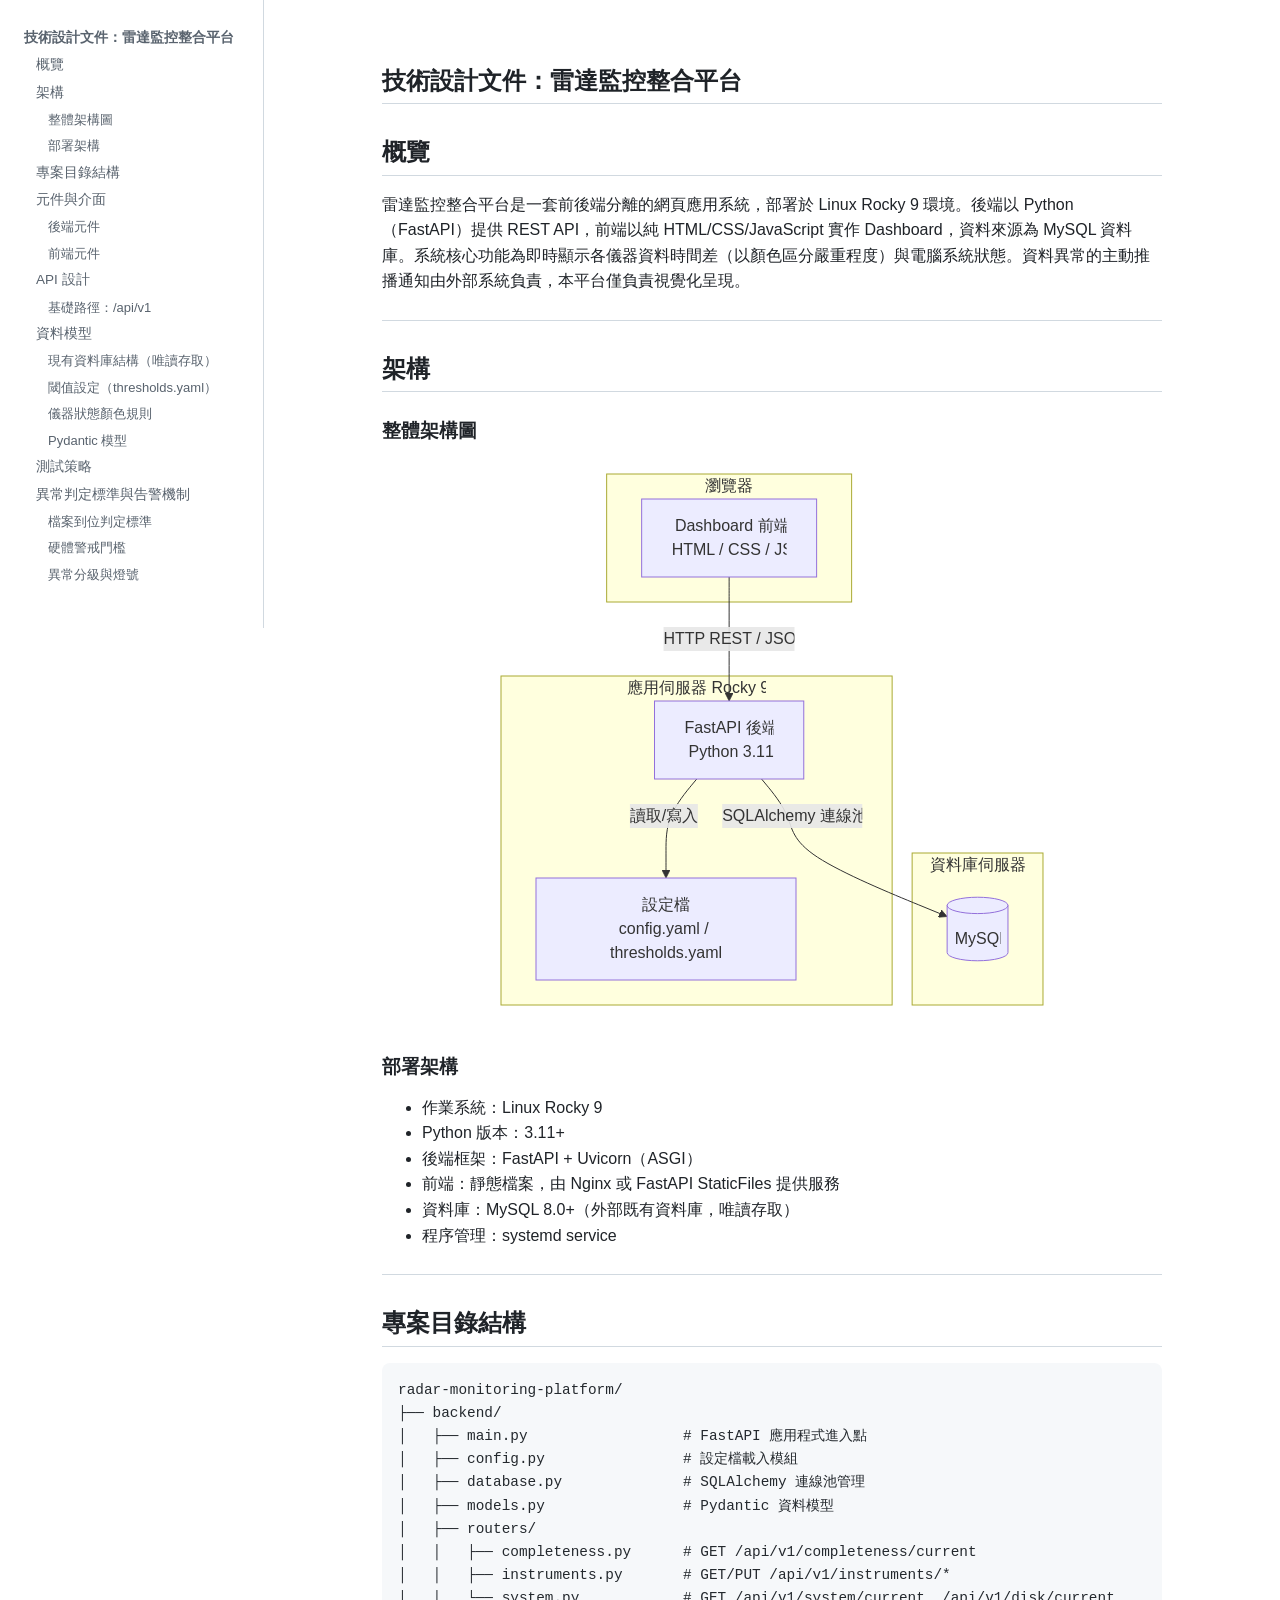
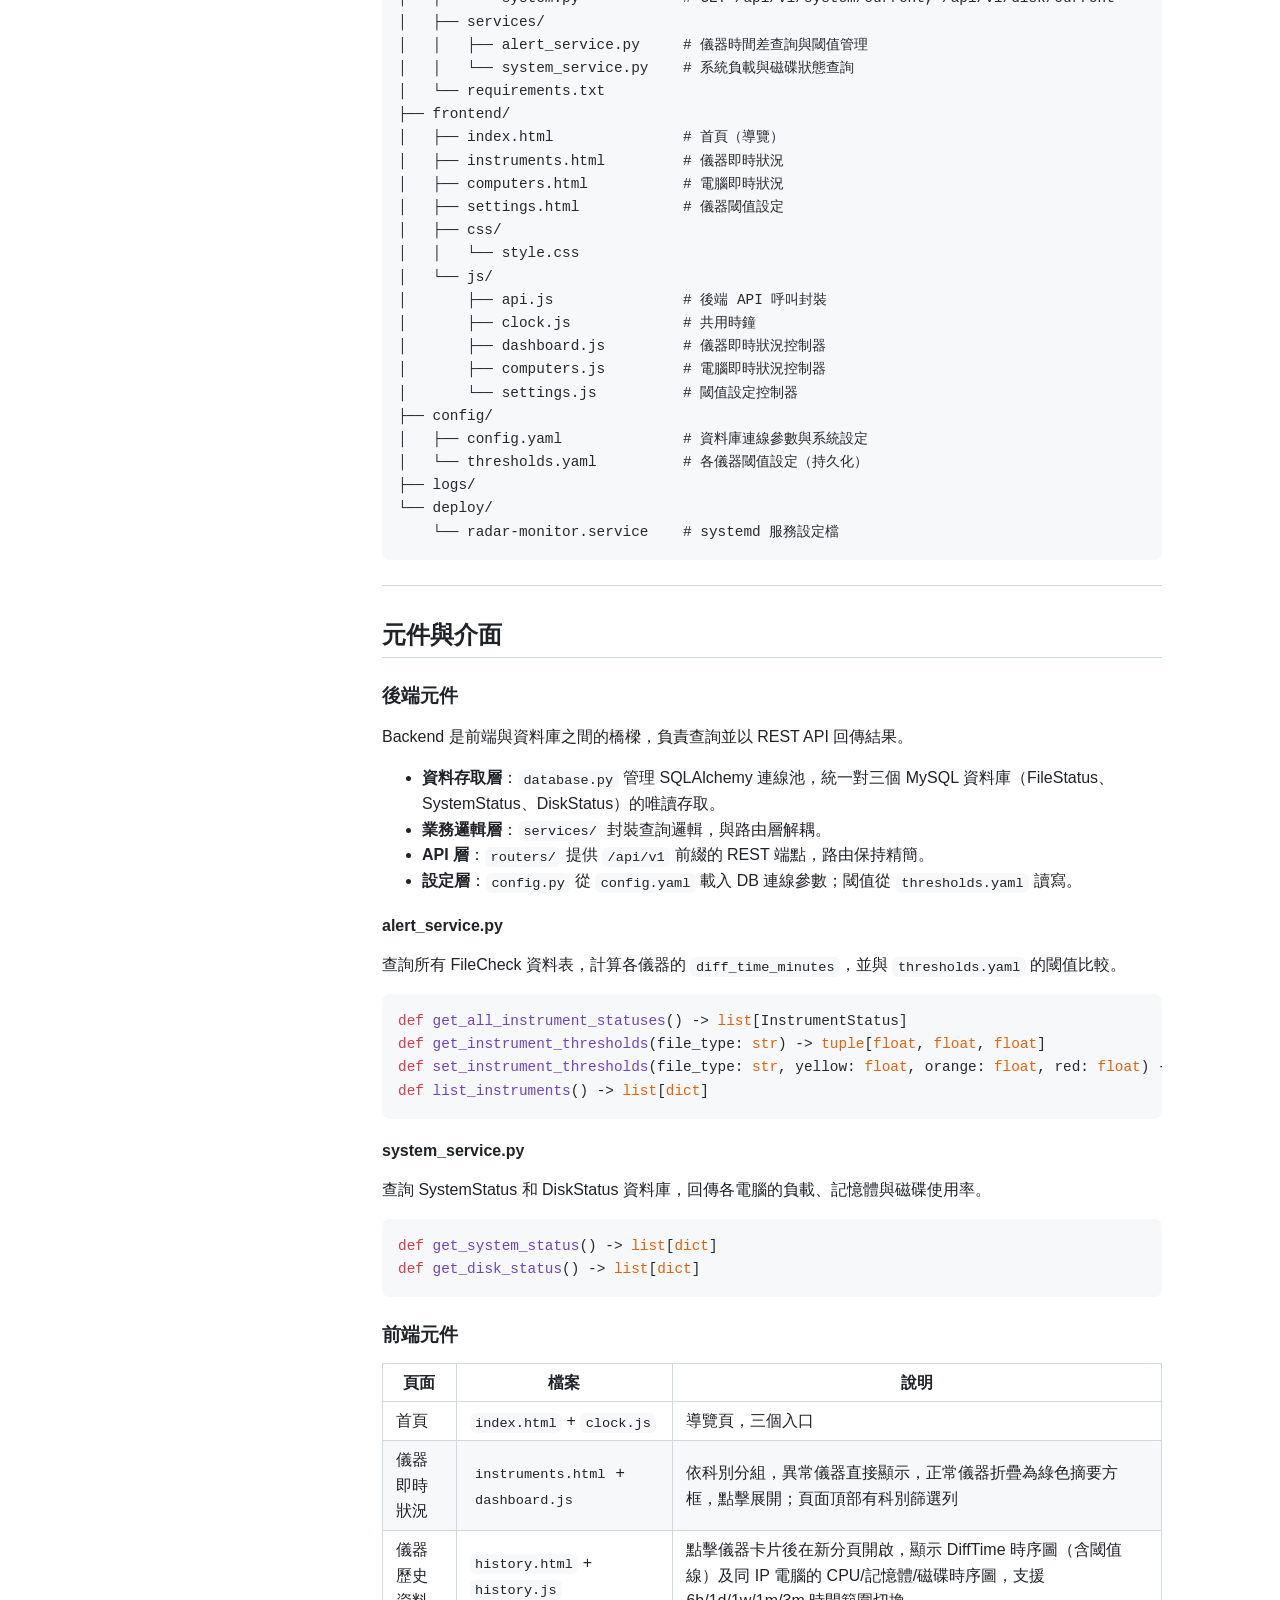
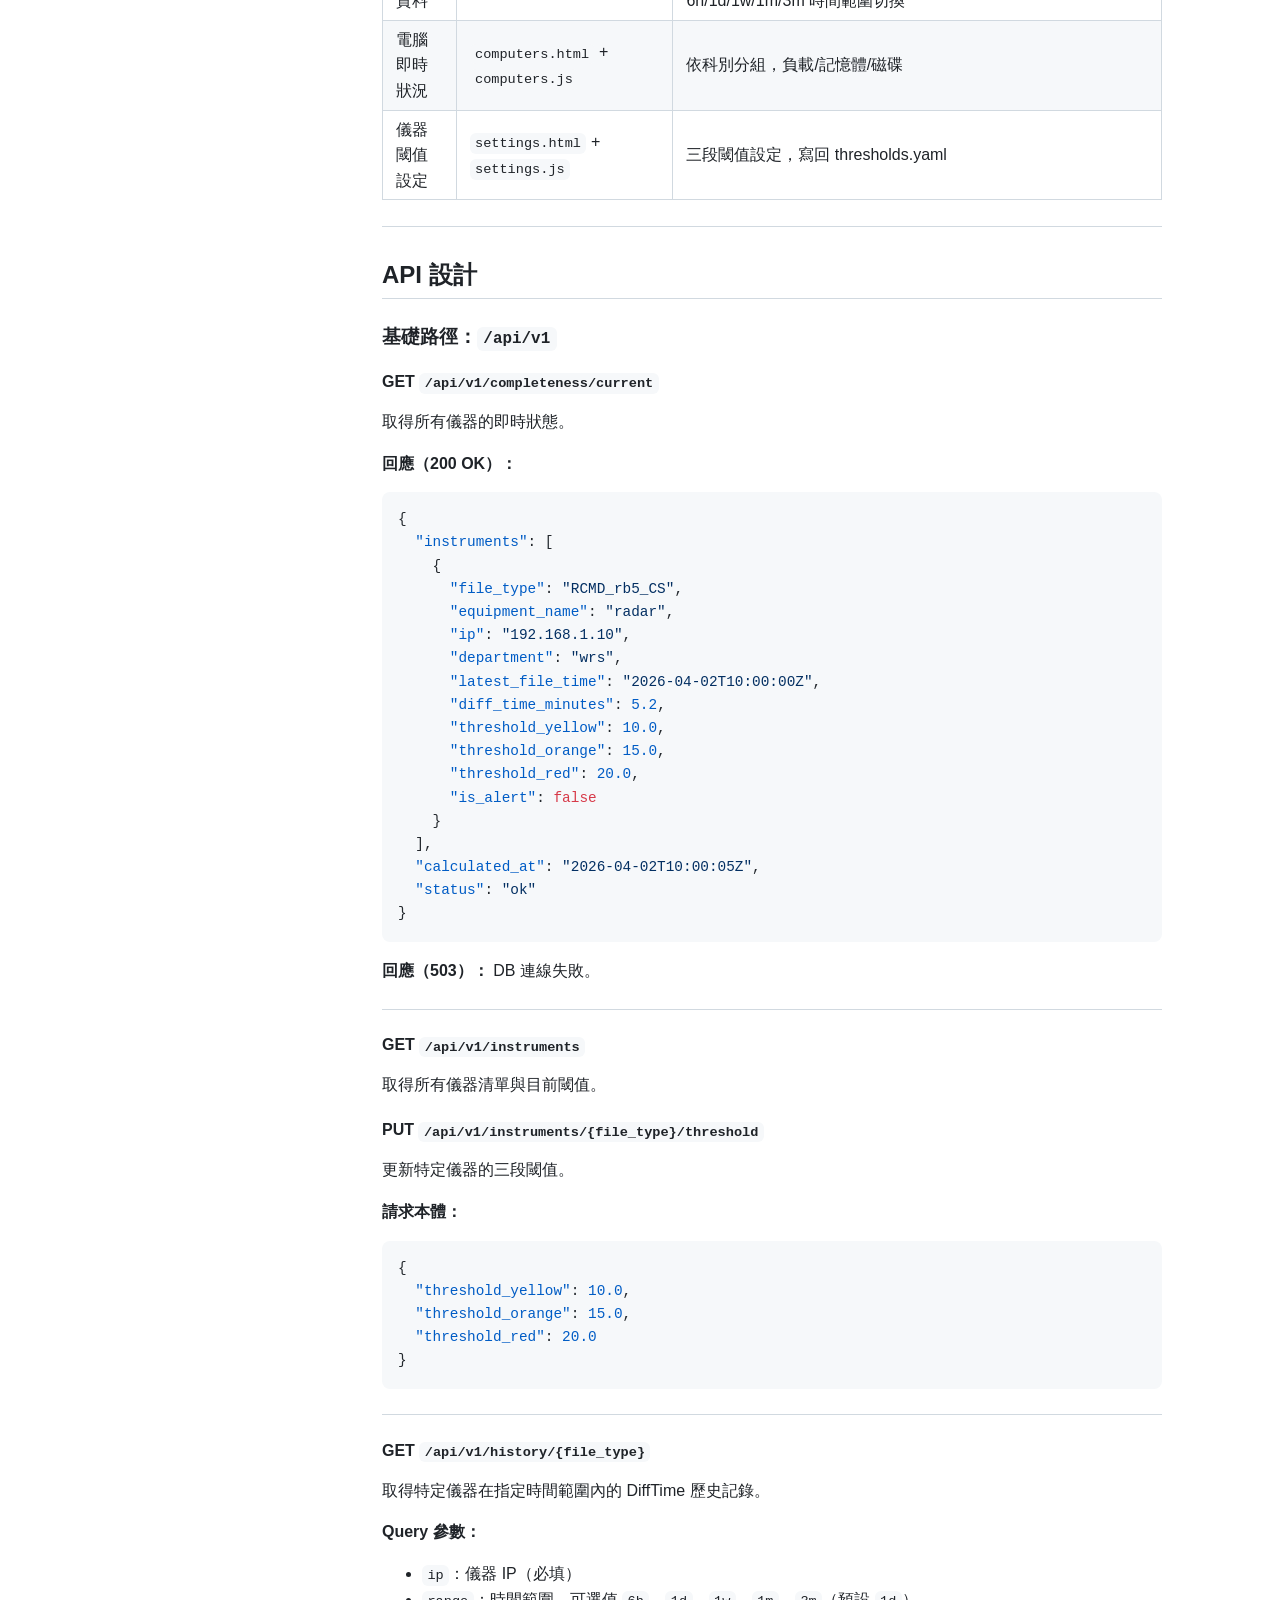
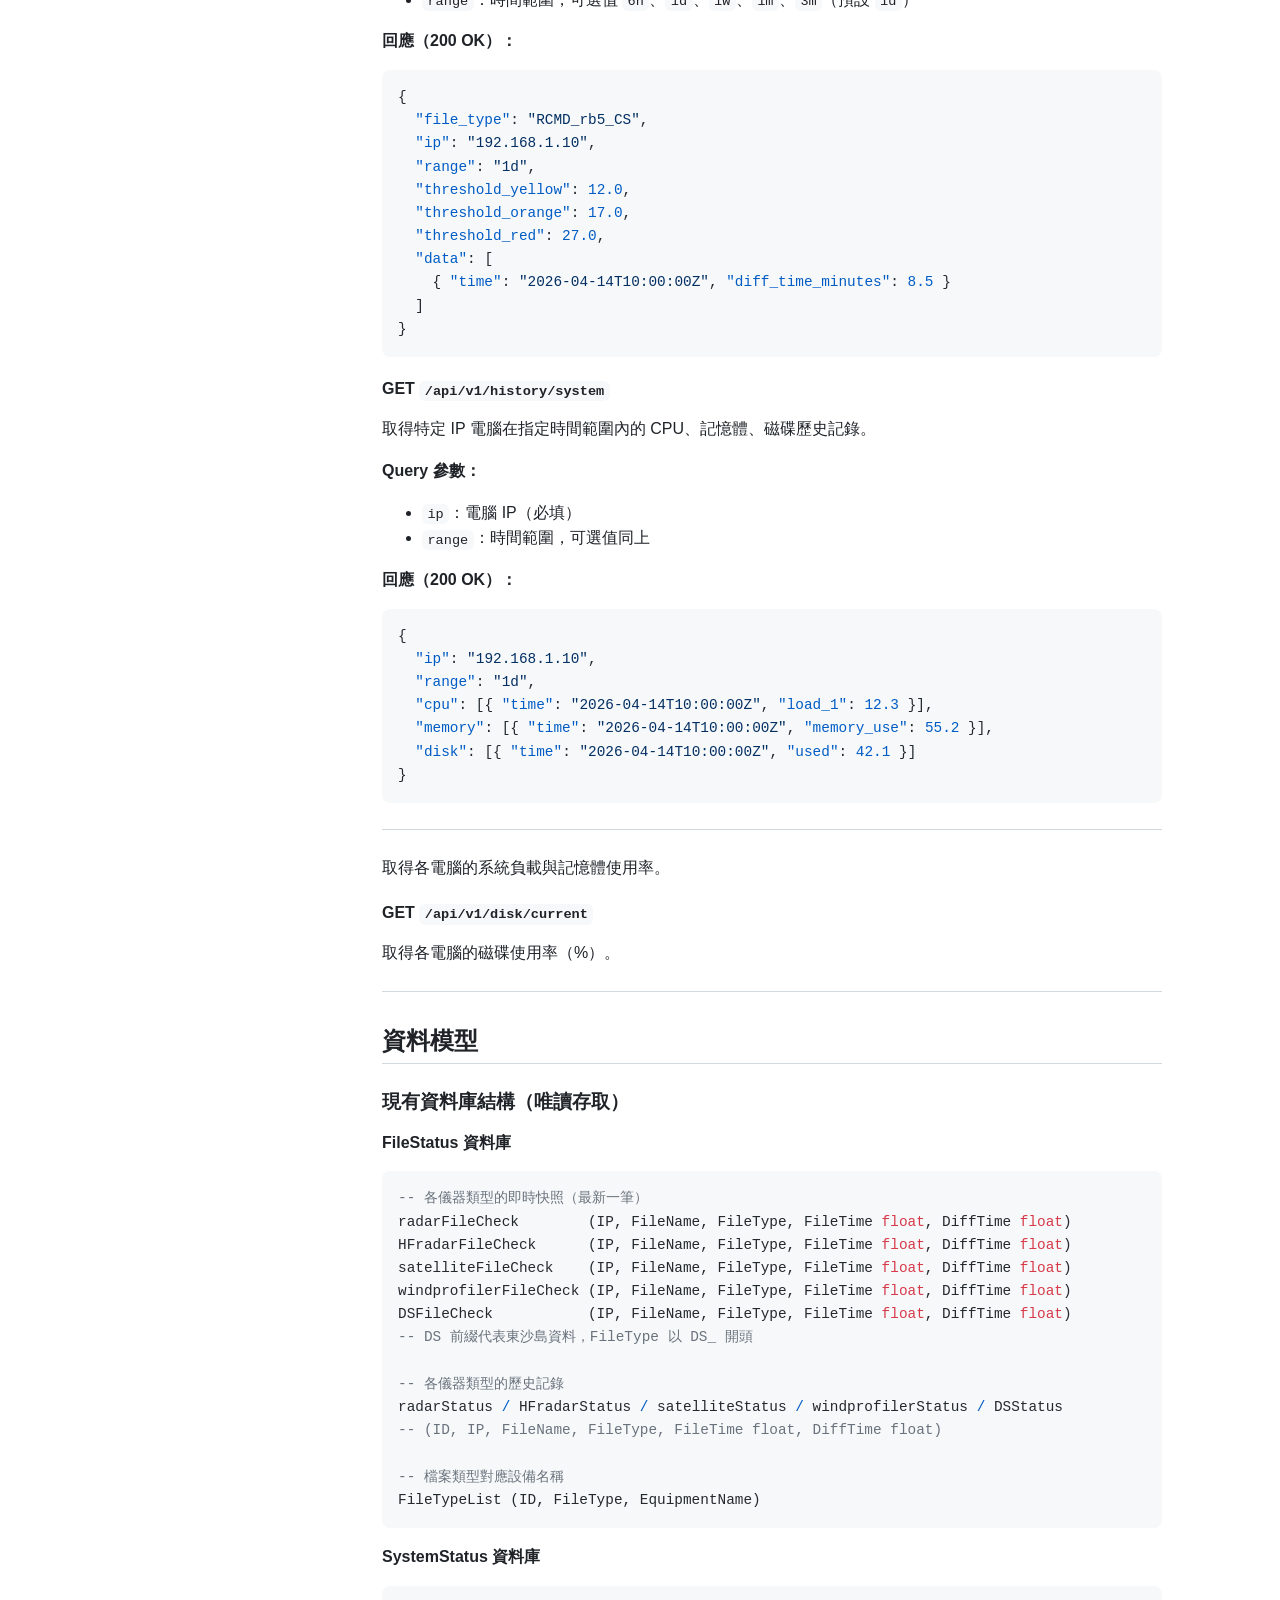
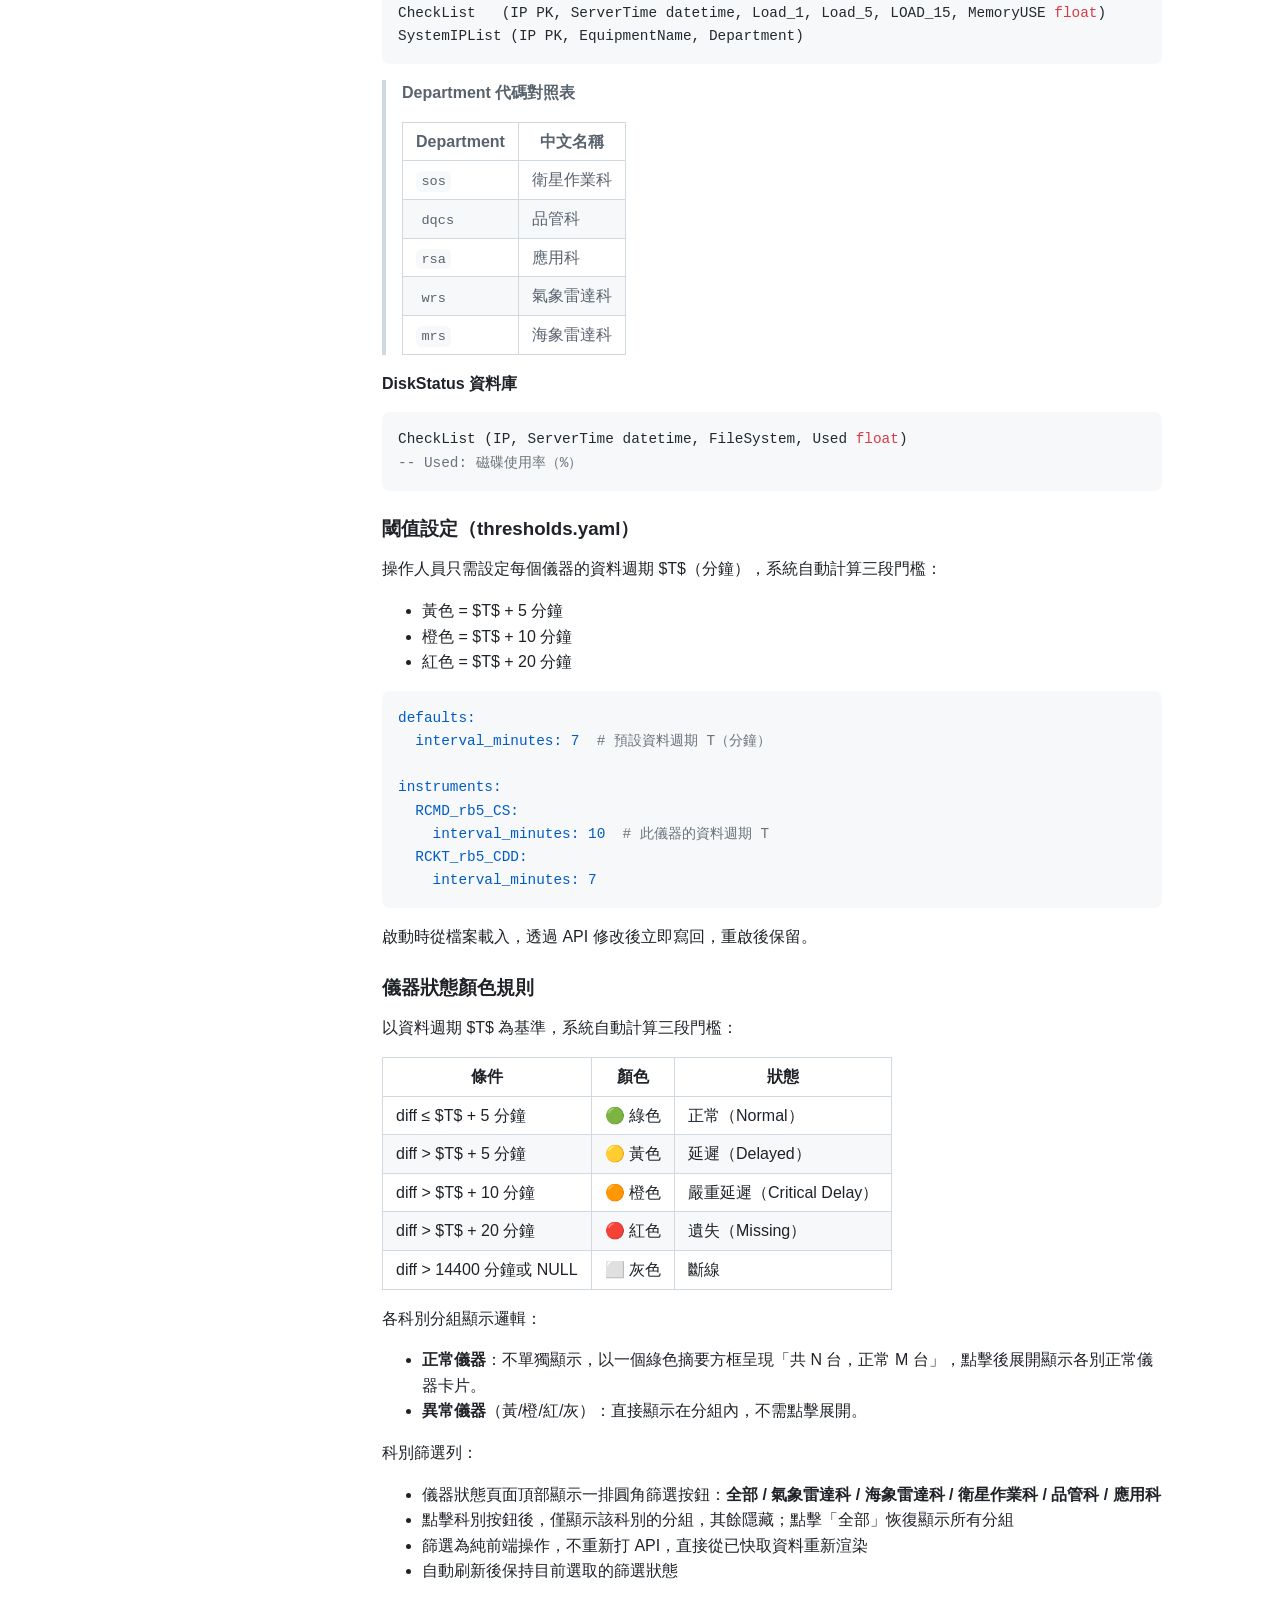
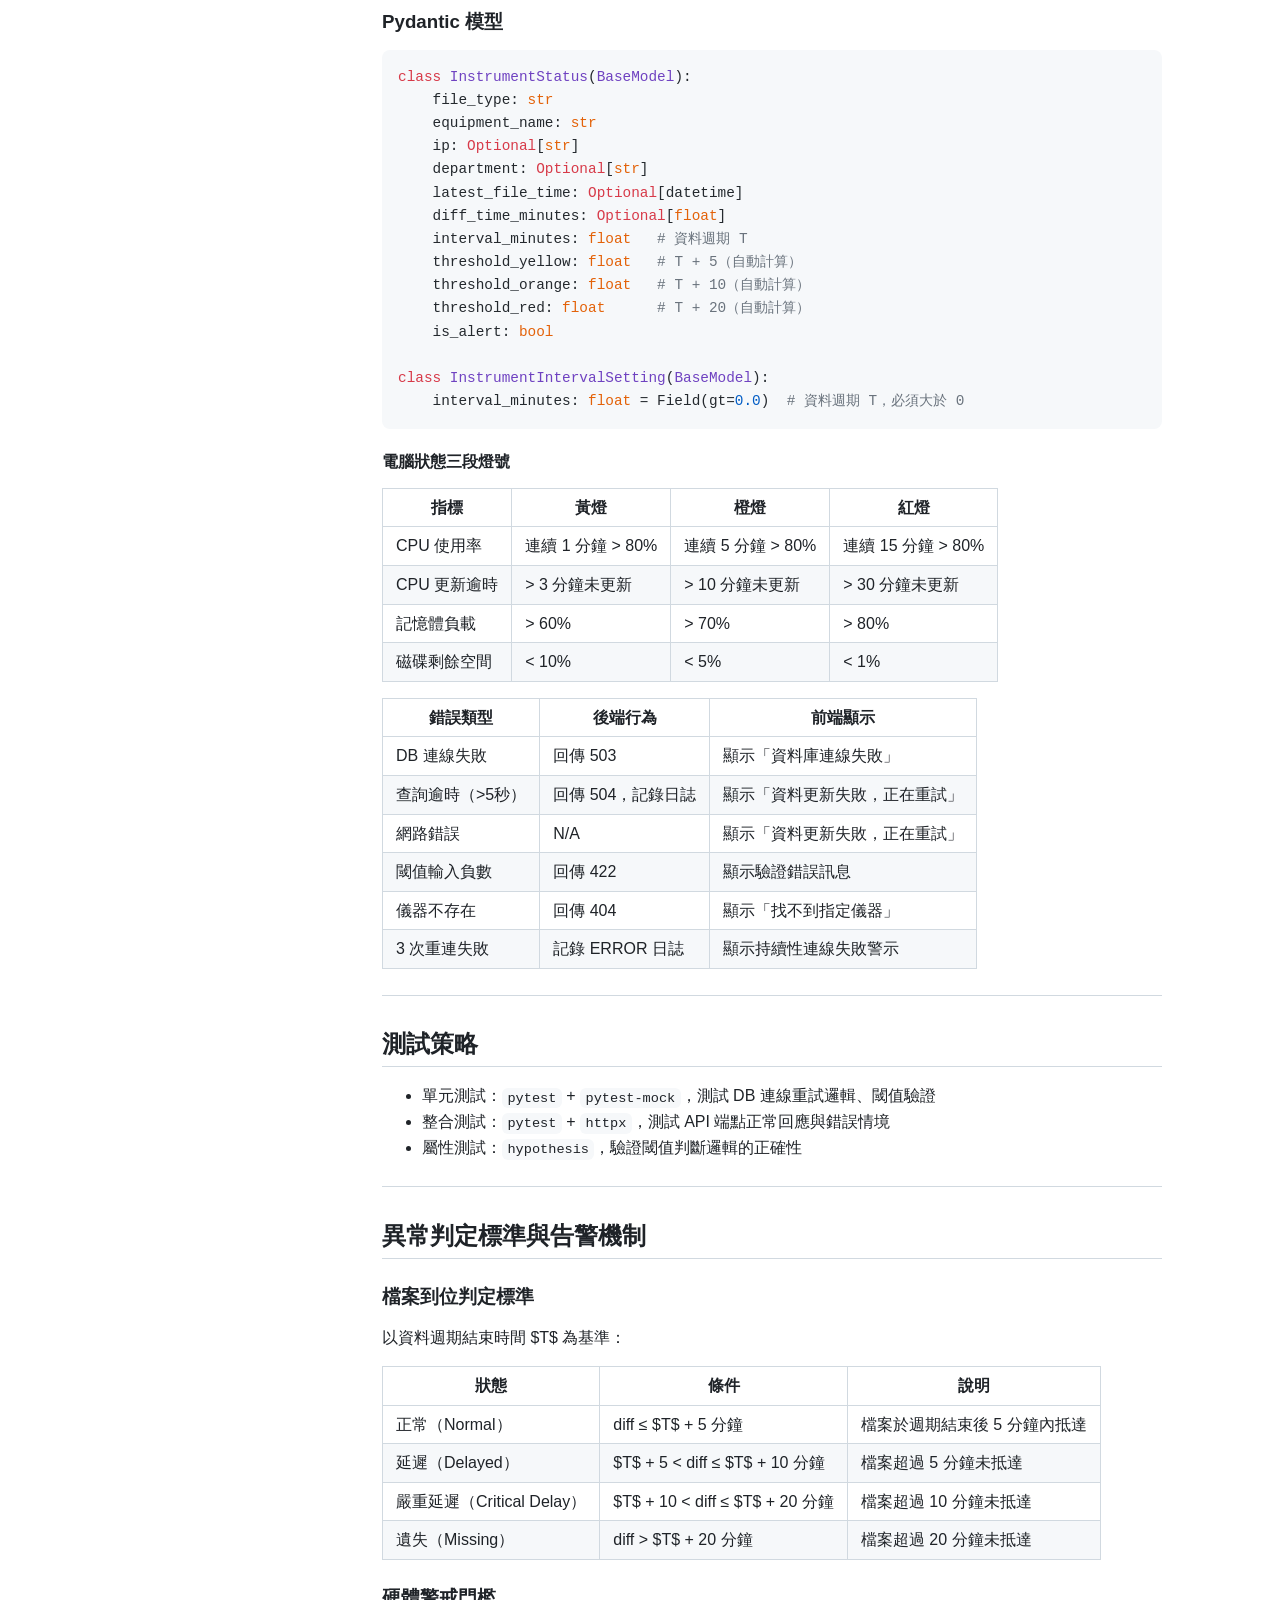
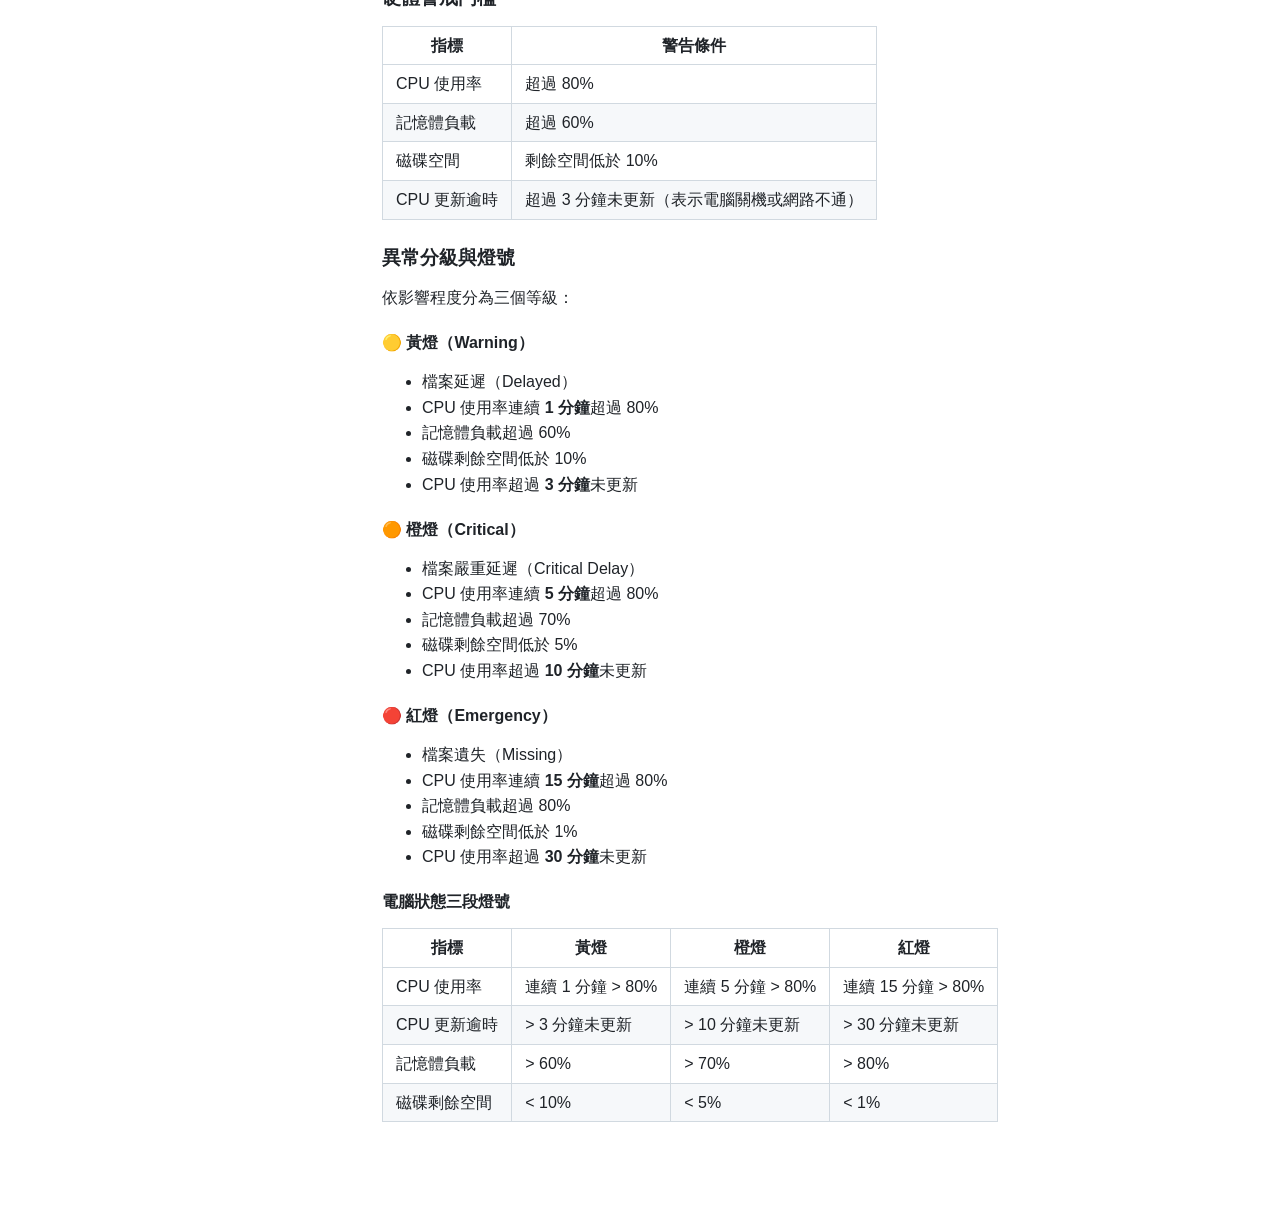
<file: .kiro/specs/radar-monitoring-platform/design.html>
<!doctype html>
<html lang="zh-Hant">
<head>
<meta charset="UTF-8">
<meta name="viewport" content="width=device-width, initial-scale=1.0">
<title>design</title>
<style>
:root{--bg:#fff;--fg:#1f2328;--muted:#59636e;--border:#d1d9e0;--code-bg:#f6f8fa;--accent:#0969da;--stripe:#f6f8fa}
@media(prefers-color-scheme:dark){:root{--bg:#0d1117;--fg:#e6edf3;--muted:#9198a1;--border:#30363d;--code-bg:#161b22;--accent:#4493f8;--stripe:#161b22}}
*{box-sizing:border-box}
body{margin:0;background:var(--bg);color:var(--fg);font-family:-apple-system,BlinkMacSystemFont,"Segoe UI","Noto Sans",Helvetica,Arial,sans-serif;font-size:16px;line-height:1.6;display:flex;align-items:flex-start}
.toc{flex:0 0 264px;width:264px;position:sticky;top:0;max-height:100vh;overflow:auto;padding:24px 12px 40px;border-right:1px solid var(--border);font-size:13.5px;line-height:1.5}
.toc a{display:block;padding:3px 10px;margin:1px 0;color:var(--muted);text-decoration:none;border-left:2px solid transparent;white-space:nowrap;overflow:hidden;text-overflow:ellipsis}
.toc a:hover{color:var(--fg);background:var(--code-bg)}
.toc .l1{font-weight:600}.toc .l2{padding-left:22px}.toc .l3{padding-left:34px;font-size:13px}
.markdown-body{flex:1;min-width:0;max-width:860px;margin:0 auto;padding:32px 40px 80px;word-wrap:break-word}
.markdown-body h1,.markdown-body h2{border-bottom:1px solid var(--border);padding-bottom:.3em}
.markdown-body h1,.markdown-body h2,.markdown-body h3,.markdown-body h4{margin-top:1.4em;margin-bottom:.6em;font-weight:600;line-height:1.25}
.markdown-body a{color:var(--accent);text-decoration:none}.markdown-body a:hover{text-decoration:underline}
.markdown-body code{background:var(--code-bg);padding:.2em .4em;border-radius:6px;font-size:85%;font-family:ui-monospace,SFMono-Regular,Consolas,monospace}
.markdown-body pre{background:var(--code-bg);padding:16px;border-radius:8px;overflow:auto;line-height:1.45}
.markdown-body pre code{background:transparent;padding:0;font-size:90%}
.markdown-body blockquote{margin:0;padding:0 1em;color:var(--muted);border-left:4px solid var(--border)}
.markdown-body table{border-collapse:collapse;display:block;width:max-content;max-width:100%;overflow:auto;margin:1em 0}
.markdown-body th,.markdown-body td{border:1px solid var(--border);padding:6px 13px}
.markdown-body tr:nth-child(2n){background:var(--stripe)}
.markdown-body img{max-width:100%}
.markdown-body hr{border:none;border-top:1px solid var(--border);margin:1.6em 0}
.markdown-body .task-list-item{list-style:none}
.markdown-body .task-list-item input{margin:0 .4em .25em -1.4em}
.markdown-body pre.mermaid{background:transparent;text-align:center;padding:8px 0}
</style>
<style>pre code.hljs{display:block;overflow-x:auto;padding:1em}code.hljs{padding:3px 5px}/*!
  Theme: GitHub
  Description: Light theme as seen on github.com
  Author: github.com
  Maintainer: @Hirse
  Updated: 2021-05-15

  Outdated base version: https://github.com/primer/github-syntax-light
  Current colors taken from GitHub's CSS
*/.hljs{color:#24292e;background:#fff}.hljs-doctag,.hljs-keyword,.hljs-meta .hljs-keyword,.hljs-template-tag,.hljs-template-variable,.hljs-type,.hljs-variable.language_{color:#d73a49}.hljs-title,.hljs-title.class_,.hljs-title.class_.inherited__,.hljs-title.function_{color:#6f42c1}.hljs-attr,.hljs-attribute,.hljs-literal,.hljs-meta,.hljs-number,.hljs-operator,.hljs-variable,.hljs-selector-attr,.hljs-selector-class,.hljs-selector-id{color:#005cc5}.hljs-regexp,.hljs-string,.hljs-meta .hljs-string{color:#032f62}.hljs-built_in,.hljs-symbol{color:#e36209}.hljs-comment,.hljs-code,.hljs-formula{color:#6a737d}.hljs-name,.hljs-quote,.hljs-selector-tag,.hljs-selector-pseudo{color:#22863a}.hljs-subst{color:#24292e}.hljs-section{color:#005cc5;font-weight:700}.hljs-bullet{color:#735c0f}.hljs-emphasis{color:#24292e;font-style:italic}.hljs-strong{color:#24292e;font-weight:700}.hljs-addition{color:#22863a;background-color:#f0fff4}.hljs-deletion{color:#b31d28;background-color:#ffeef0}</style>
</head>
<body>
<nav class="toc">
<a class="l1" href="#h-0">技術設計文件：雷達監控整合平台</a>
<a class="l2" href="#h-1">概覽</a>
<a class="l2" href="#h-2">架構</a>
<a class="l3" href="#h-3">整體架構圖</a>
<a class="l3" href="#h-4">部署架構</a>
<a class="l2" href="#h-5">專案目錄結構</a>
<a class="l2" href="#h-6">元件與介面</a>
<a class="l3" href="#h-7">後端元件</a>
<a class="l3" href="#h-8">前端元件</a>
<a class="l2" href="#h-9">API 設計</a>
<a class="l3" href="#h-10">基礎路徑：/api/v1</a>
<a class="l2" href="#h-11">資料模型</a>
<a class="l3" href="#h-12">現有資料庫結構（唯讀存取）</a>
<a class="l3" href="#h-13">閾值設定（thresholds.yaml）</a>
<a class="l3" href="#h-14">儀器狀態顏色規則</a>
<a class="l3" href="#h-15">Pydantic 模型</a>
<a class="l2" href="#h-16">測試策略</a>
<a class="l2" href="#h-17">異常判定標準與告警機制</a>
<a class="l3" href="#h-18">檔案到位判定標準</a>
<a class="l3" href="#h-19">硬體警戒門檻</a>
<a class="l3" href="#h-20">異常分級與燈號</a>
</nav>
<article class="markdown-body">
<h1 id="h-0">技術設計文件：雷達監控整合平台</h1>
<h2 id="h-1">概覽</h2>
<p>雷達監控整合平台是一套前後端分離的網頁應用系統，部署於 Linux Rocky 9 環境。後端以 Python（FastAPI）提供 REST API，前端以純 HTML/CSS/JavaScript 實作 Dashboard，資料來源為 MySQL 資料庫。系統核心功能為即時顯示各儀器資料時間差（以顏色區分嚴重程度）與電腦系統狀態。資料異常的主動推播通知由外部系統負責，本平台僅負責視覺化呈現。</p>
<hr>
<h2 id="h-2">架構</h2>
<h3 id="h-3">整體架構圖</h3>
<pre class="mermaid" data-processed="true"><svg id="mermaid-1780626020865" width="100%" xmlns="http://www.w3.org/2000/svg" xmlns:xlink="http://www.w3.org/1999/xlink" class="flowchart" style="max-width: 557.984375px;" viewBox="0 0 557.984375 547" role="graphics-document document" aria-roledescription="flowchart-v2"><style>#mermaid-1780626020865{font-family:"trebuchet ms",verdana,arial,sans-serif;font-size:16px;fill:#333;}@keyframes edge-animation-frame{from{stroke-dashoffset:0;}}@keyframes dash{to{stroke-dashoffset:0;}}#mermaid-1780626020865 .edge-animation-slow{stroke-dasharray:9,5!important;stroke-dashoffset:900;animation:dash 50s linear infinite;stroke-linecap:round;}#mermaid-1780626020865 .edge-animation-fast{stroke-dasharray:9,5!important;stroke-dashoffset:900;animation:dash 20s linear infinite;stroke-linecap:round;}#mermaid-1780626020865 .error-icon{fill:#552222;}#mermaid-1780626020865 .error-text{fill:#552222;stroke:#552222;}#mermaid-1780626020865 .edge-thickness-normal{stroke-width:1px;}#mermaid-1780626020865 .edge-thickness-thick{stroke-width:3.5px;}#mermaid-1780626020865 .edge-pattern-solid{stroke-dasharray:0;}#mermaid-1780626020865 .edge-thickness-invisible{stroke-width:0;fill:none;}#mermaid-1780626020865 .edge-pattern-dashed{stroke-dasharray:3;}#mermaid-1780626020865 .edge-pattern-dotted{stroke-dasharray:2;}#mermaid-1780626020865 .marker{fill:#333333;stroke:#333333;}#mermaid-1780626020865 .marker.cross{stroke:#333333;}#mermaid-1780626020865 svg{font-family:"trebuchet ms",verdana,arial,sans-serif;font-size:16px;}#mermaid-1780626020865 p{margin:0;}#mermaid-1780626020865 .label{font-family:"trebuchet ms",verdana,arial,sans-serif;color:#333;}#mermaid-1780626020865 .cluster-label text{fill:#333;}#mermaid-1780626020865 .cluster-label span{color:#333;}#mermaid-1780626020865 .cluster-label span p{background-color:transparent;}#mermaid-1780626020865 .label text,#mermaid-1780626020865 span{fill:#333;color:#333;}#mermaid-1780626020865 .node rect,#mermaid-1780626020865 .node circle,#mermaid-1780626020865 .node ellipse,#mermaid-1780626020865 .node polygon,#mermaid-1780626020865 .node path{fill:#ECECFF;stroke:#9370DB;stroke-width:1px;}#mermaid-1780626020865 .rough-node .label text,#mermaid-1780626020865 .node .label text,#mermaid-1780626020865 .image-shape .label,#mermaid-1780626020865 .icon-shape .label{text-anchor:middle;}#mermaid-1780626020865 .node .katex path{fill:#000;stroke:#000;stroke-width:1px;}#mermaid-1780626020865 .rough-node .label,#mermaid-1780626020865 .node .label,#mermaid-1780626020865 .image-shape .label,#mermaid-1780626020865 .icon-shape .label{text-align:center;}#mermaid-1780626020865 .node.clickable{cursor:pointer;}#mermaid-1780626020865 .root .anchor path{fill:#333333!important;stroke-width:0;stroke:#333333;}#mermaid-1780626020865 .arrowheadPath{fill:#333333;}#mermaid-1780626020865 .edgePath .path{stroke:#333333;stroke-width:1px;}#mermaid-1780626020865 .flowchart-link{stroke:#333333;fill:none;}#mermaid-1780626020865 .edgeLabel{background-color:rgba(232,232,232, 0.8);text-align:center;}#mermaid-1780626020865 .edgeLabel p{background-color:rgba(232,232,232, 0.8);}#mermaid-1780626020865 .edgeLabel rect{opacity:0.5;background-color:rgba(232,232,232, 0.8);fill:rgba(232,232,232, 0.8);}#mermaid-1780626020865 .labelBkg{background-color:rgba(232, 232, 232, 0.5);}#mermaid-1780626020865 .cluster rect{fill:#ffffde;stroke:#aaaa33;stroke-width:1px;}#mermaid-1780626020865 .cluster text{fill:#333;}#mermaid-1780626020865 .cluster span{color:#333;}#mermaid-1780626020865 div.mermaidTooltip{position:absolute;text-align:center;max-width:200px;padding:2px;font-family:"trebuchet ms",verdana,arial,sans-serif;font-size:12px;background:hsl(80, 100%, 96.2745098039%);border:1px solid #aaaa33;border-radius:2px;pointer-events:none;z-index:100;}#mermaid-1780626020865 .flowchartTitleText{text-anchor:middle;font-size:18px;fill:#333;}#mermaid-1780626020865 rect.text{fill:none;stroke-width:0;}#mermaid-1780626020865 .icon-shape,#mermaid-1780626020865 .image-shape{background-color:rgba(232,232,232, 0.8);text-align:center;}#mermaid-1780626020865 .icon-shape p,#mermaid-1780626020865 .image-shape p{background-color:rgba(232,232,232, 0.8);padding:2px;}#mermaid-1780626020865 .icon-shape .label rect,#mermaid-1780626020865 .image-shape .label rect{opacity:0.5;background-color:rgba(232,232,232, 0.8);fill:rgba(232,232,232, 0.8);}#mermaid-1780626020865 .label-icon{display:inline-block;height:1em;overflow:visible;vertical-align:-0.125em;}#mermaid-1780626020865 .node .label-icon path{fill:currentColor;stroke:revert;stroke-width:revert;}#mermaid-1780626020865 .node .neo-node{stroke:#9370DB;}#mermaid-1780626020865 [data-look="neo"].node rect,#mermaid-1780626020865 [data-look="neo"].cluster rect,#mermaid-1780626020865 [data-look="neo"].node polygon{stroke:#9370DB;filter:drop-shadow(1px 2px 2px rgba(185, 185, 185, 1));}#mermaid-1780626020865 [data-look="neo"].node path{stroke:#9370DB;stroke-width:1px;}#mermaid-1780626020865 [data-look="neo"].node .outer-path{filter:drop-shadow(1px 2px 2px rgba(185, 185, 185, 1));}#mermaid-1780626020865 [data-look="neo"].node .neo-line path{stroke:#9370DB;filter:none;}#mermaid-1780626020865 [data-look="neo"].node circle{stroke:#9370DB;filter:drop-shadow(1px 2px 2px rgba(185, 185, 185, 1));}#mermaid-1780626020865 [data-look="neo"].node circle .state-start{fill:#000000;}#mermaid-1780626020865 [data-look="neo"].icon-shape .icon{fill:#9370DB;filter:drop-shadow(1px 2px 2px rgba(185, 185, 185, 1));}#mermaid-1780626020865 [data-look="neo"].icon-shape .icon-neo path{stroke:#9370DB;filter:drop-shadow(1px 2px 2px rgba(185, 185, 185, 1));}#mermaid-1780626020865 :root{--mermaid-font-family:"trebuchet ms",verdana,arial,sans-serif;}</style><g><marker id="mermaid-1780626020865_flowchart-v2-pointEnd" class="marker flowchart-v2" viewBox="0 0 10 10" refX="5" refY="5" markerUnits="userSpaceOnUse" markerWidth="8" markerHeight="8" orient="auto"><path d="M 0 0 L 10 5 L 0 10 z" class="arrowMarkerPath" style="stroke-width: 1; stroke-dasharray: 1, 0;"></path></marker><marker id="mermaid-1780626020865_flowchart-v2-pointStart" class="marker flowchart-v2" viewBox="0 0 10 10" refX="4.5" refY="5" markerUnits="userSpaceOnUse" markerWidth="8" markerHeight="8" orient="auto"><path d="M 0 5 L 10 10 L 10 0 z" class="arrowMarkerPath" style="stroke-width: 1; stroke-dasharray: 1, 0;"></path></marker><marker id="mermaid-1780626020865_flowchart-v2-pointEnd-margin" class="marker flowchart-v2" viewBox="0 0 11.5 14" refX="11.5" refY="7" markerUnits="userSpaceOnUse" markerWidth="10.5" markerHeight="14" orient="auto"><path d="M 0 0 L 11.5 7 L 0 14 z" class="arrowMarkerPath" style="stroke-width: 0; stroke-dasharray: 1, 0;"></path></marker><marker id="mermaid-1780626020865_flowchart-v2-pointStart-margin" class="marker flowchart-v2" viewBox="0 0 11.5 14" refX="1" refY="7" markerUnits="userSpaceOnUse" markerWidth="11.5" markerHeight="14" orient="auto"><polygon points="0,7 11.5,14 11.5,0" class="arrowMarkerPath" style="stroke-width: 0; stroke-dasharray: 1, 0;"></polygon></marker><marker id="mermaid-1780626020865_flowchart-v2-circleEnd" class="marker flowchart-v2" viewBox="0 0 10 10" refX="11" refY="5" markerUnits="userSpaceOnUse" markerWidth="11" markerHeight="11" orient="auto"><circle cx="5" cy="5" r="5" class="arrowMarkerPath" style="stroke-width: 1; stroke-dasharray: 1, 0;"></circle></marker><marker id="mermaid-1780626020865_flowchart-v2-circleStart" class="marker flowchart-v2" viewBox="0 0 10 10" refX="-1" refY="5" markerUnits="userSpaceOnUse" markerWidth="11" markerHeight="11" orient="auto"><circle cx="5" cy="5" r="5" class="arrowMarkerPath" style="stroke-width: 1; stroke-dasharray: 1, 0;"></circle></marker><marker id="mermaid-1780626020865_flowchart-v2-circleEnd-margin" class="marker flowchart-v2" viewBox="0 0 10 10" refY="5" refX="12.25" markerUnits="userSpaceOnUse" markerWidth="14" markerHeight="14" orient="auto"><circle cx="5" cy="5" r="5" class="arrowMarkerPath" style="stroke-width: 0; stroke-dasharray: 1, 0;"></circle></marker><marker id="mermaid-1780626020865_flowchart-v2-circleStart-margin" class="marker flowchart-v2" viewBox="0 0 10 10" refX="-2" refY="5" markerUnits="userSpaceOnUse" markerWidth="14" markerHeight="14" orient="auto"><circle cx="5" cy="5" r="5" class="arrowMarkerPath" style="stroke-width: 0; stroke-dasharray: 1, 0;"></circle></marker><marker id="mermaid-1780626020865_flowchart-v2-crossEnd" class="marker cross flowchart-v2" viewBox="0 0 11 11" refX="12" refY="5.2" markerUnits="userSpaceOnUse" markerWidth="11" markerHeight="11" orient="auto"><path d="M 1,1 l 9,9 M 10,1 l -9,9" class="arrowMarkerPath" style="stroke-width: 2; stroke-dasharray: 1, 0;"></path></marker><marker id="mermaid-1780626020865_flowchart-v2-crossStart" class="marker cross flowchart-v2" viewBox="0 0 11 11" refX="-1" refY="5.2" markerUnits="userSpaceOnUse" markerWidth="11" markerHeight="11" orient="auto"><path d="M 1,1 l 9,9 M 10,1 l -9,9" class="arrowMarkerPath" style="stroke-width: 2; stroke-dasharray: 1, 0;"></path></marker><marker id="mermaid-1780626020865_flowchart-v2-crossEnd-margin" class="marker cross flowchart-v2" viewBox="0 0 15 15" refX="17.7" refY="7.5" markerUnits="userSpaceOnUse" markerWidth="12" markerHeight="12" orient="auto"><path d="M 1,1 L 14,14 M 1,14 L 14,1" class="arrowMarkerPath" style="stroke-width: 2.5;"></path></marker><marker id="mermaid-1780626020865_flowchart-v2-crossStart-margin" class="marker cross flowchart-v2" viewBox="0 0 15 15" refX="-3.5" refY="7.5" markerUnits="userSpaceOnUse" markerWidth="12" markerHeight="12" orient="auto"><path d="M 1,1 L 14,14 M 1,14 L 14,1" class="arrowMarkerPath" style="stroke-width: 2.5; stroke-dasharray: 1, 0;"></path></marker><g class="root"><g class="clusters"><g class="cluster" id="mermaid-1780626020865-資料庫伺服器" data-look="classic"><rect style="" x="419.13021087646484" y="387" width="130.85416793823242" height="152"></rect><g class="cluster-label" transform="translate(436.55729484558105, 387)"><foreignObject width="96" height="24"><div xmlns="http://www.w3.org/1999/xhtml" style="display: table-cell; white-space: nowrap; line-height: 1.5;"><span class="nodeLabel"><p>資料庫伺服器</p></span></div></foreignObject></g></g><g class="cluster" id="mermaid-1780626020865-subGraph1" data-look="classic"><rect style="" x="8" y="210" width="391.13021087646484" height="329"></rect><g class="cluster-label" transform="translate(133.98176956176758, 210)"><foreignObject width="139.1666717529297" height="24"><div xmlns="http://www.w3.org/1999/xhtml" style="display: table-cell; white-space: nowrap; line-height: 1.5;"><span class="nodeLabel"><p>應用伺服器 Rocky 9</p></span></div></foreignObject></g></g><g class="cluster" id="mermaid-1780626020865-瀏覽器" data-look="classic"><rect style="" x="113.65364646911621" y="8" width="244.96875" height="128"></rect><g class="cluster-label" transform="translate(212.1380214691162, 8)"><foreignObject width="48" height="24"><div xmlns="http://www.w3.org/1999/xhtml" style="display: table-cell; white-space: nowrap; line-height: 1.5;"><span class="nodeLabel"><p>瀏覽器</p></span></div></foreignObject></g></g></g><g class="edgePaths"><path d="M236.138,111L236.138,115.167C236.138,119.333,236.138,127.667,236.138,138C236.138,148.333,236.138,160.667,236.138,173C236.138,185.333,236.138,197.667,236.138,207.333C236.138,217,236.138,224,236.138,227.5L236.138,231" id="mermaid-1780626020865-L_UI_API_0" class="edge-thickness-normal edge-pattern-solid edge-thickness-normal edge-pattern-solid flowchart-link" style=";" data-edge="true" data-et="edge" data-id="L_UI_API_0" data-points="[base64]" data-look="classic" marker-end="url(#mermaid-1780626020865_flowchart-v2-pointEnd)"></path><path d="M268.538,313L273.661,319.167C278.784,325.333,289.03,337.667,294.153,350C299.276,362.333,299.276,374.667,324.468,391.167C349.661,407.667,400.045,428.334,425.237,438.668L450.429,449.001" id="mermaid-1780626020865-L_API_DB_0" class="edge-thickness-normal edge-pattern-solid edge-thickness-normal edge-pattern-solid flowchart-link" style=";" data-edge="true" data-et="edge" data-id="L_API_DB_0" data-points="W3sieCI6MjY4LjUzNzc5NTY0NDA1NzQ0LCJ5IjozMTN9LHsieCI6Mjk5LjI3NjA0MjkzODIzMjQsInkiOjM1MH0seyJ4IjoyOTkuMjc2MDQyOTM4MjMyNCwieSI6Mzg3fSx7IngiOjQ1NC4xMzAyMTA4NzY0NjQ4NCwieSI6NDUwLjUxOTE5OTI4Mjk5NDl9XQ==" data-look="classic" marker-end="url(#mermaid-1780626020865_flowchart-v2-pointEnd)"></path><path d="M203.738,313L198.615,319.167C193.492,325.333,183.246,337.667,178.123,350C173,362.333,173,374.667,173,384.333C173,394,173,401,173,404.5L173,408" id="mermaid-1780626020865-L_API_CFG_0" class="edge-thickness-normal edge-pattern-solid edge-thickness-normal edge-pattern-solid flowchart-link" style=";" data-edge="true" data-et="edge" data-id="L_API_CFG_0" data-points="W3sieCI6MjAzLjczODI0NzI5NDE3NDk4LCJ5IjozMTN9LHsieCI6MTczLCJ5IjozNTB9LHsieCI6MTczLCJ5IjozODd9LHsieCI6MTczLCJ5Ijo0MTJ9XQ==" data-look="classic" marker-end="url(#mermaid-1780626020865_flowchart-v2-pointEnd)"></path></g><g class="edgeLabels"><g class="edgeLabel" transform="translate(236.1380214691162, 173)"><g class="label" data-id="L_UI_API_0" transform="translate(-65.71354675292969, -12)"><foreignObject width="131.42709350585938" height="24"><div xmlns="http://www.w3.org/1999/xhtml" class="labelBkg" style="display: table-cell; white-space: nowrap; line-height: 1.5; max-width: 200px; text-align: center;"><span class="edgeLabel"><p>HTTP REST / JSON</p></span></div></foreignObject></g></g><g class="edgeLabel" transform="translate(299.2760429382324, 350)"><g class="label" data-id="L_API_DB_0" transform="translate(-70.078125, -12)"><foreignObject width="140.15625" height="24"><div xmlns="http://www.w3.org/1999/xhtml" class="labelBkg" style="display: table-cell; white-space: nowrap; line-height: 1.5; max-width: 200px; text-align: center;"><span class="edgeLabel"><p>SQLAlchemy 連線池</p></span></div></foreignObject></g></g><g class="edgeLabel" transform="translate(173, 350)"><g class="label" data-id="L_API_CFG_0" transform="translate(-36.19791793823242, -12)"><foreignObject width="72.39583587646484" height="24"><div xmlns="http://www.w3.org/1999/xhtml" class="labelBkg" style="display: table-cell; white-space: nowrap; line-height: 1.5; max-width: 200px; text-align: center;"><span class="edgeLabel"><p>讀取/寫入</p></span></div></foreignObject></g></g></g><g class="nodes"><g class="node default" id="mermaid-1780626020865-flowchart-UI-0" data-look="classic" transform="translate(236.1380214691162, 72)"><rect class="basic label-container" style="" x="-87.484375" y="-39" width="174.96875" height="78"></rect><g class="label" style="" transform="translate(-57.484375, -24)"><rect></rect><foreignObject width="114.96875" height="48"><div xmlns="http://www.w3.org/1999/xhtml" style="display: table-cell; white-space: nowrap; line-height: 1.5; max-width: 200px; text-align: center;"><span class="nodeLabel"><p>Dashboard 前端<br>HTML / CSS / JS</p></span></div></foreignObject></g></g><g class="node default" id="mermaid-1780626020865-flowchart-API-1" data-look="classic" transform="translate(236.1380214691162, 274)"><rect class="basic label-container" style="" x="-74.63021087646484" y="-39" width="149.2604217529297" height="78"></rect><g class="label" style="" transform="translate(-44.630210876464844, -24)"><rect></rect><foreignObject width="89.26042175292969" height="48"><div xmlns="http://www.w3.org/1999/xhtml" style="display: table-cell; white-space: nowrap; line-height: 1.5; max-width: 200px; text-align: center;"><span class="nodeLabel"><p>FastAPI 後端<br>Python 3.11</p></span></div></foreignObject></g></g><g class="node default" id="mermaid-1780626020865-flowchart-CFG-2" data-look="classic" transform="translate(173, 463)"><rect class="basic label-container" style="" x="-130" y="-51" width="260" height="102"></rect><g class="label" style="" transform="translate(-100, -36)"><rect></rect><foreignObject width="200" height="72"><div xmlns="http://www.w3.org/1999/xhtml" style="display: table; white-space: break-spaces; line-height: 1.5; max-width: 200px; text-align: center; width: 200px;"><span class="nodeLabel"><p>設定檔<br>config.yaml / thresholds.yaml</p></span></div></foreignObject></g></g><g class="node default" id="mermaid-1780626020865-flowchart-DB-3" data-look="classic" transform="translate(484.55729484558105, 463)"><path d="M0,8.185741623838235 a30.42708396911621,8.185741623838235 0,0,0 60.85416793823242,0 a30.42708396911621,8.185741623838235 0,0,0 -60.85416793823242,0 l0,47.18574162383823 a30.42708396911621,8.185741623838235 0,0,0 60.85416793823242,0 l0,-47.18574162383823" class="basic label-container outer-path" style="" transform="translate(-30.42708396911621, -31.778612435757353)"></path><g class="label" style="" transform="translate(-22.92708396911621, -2)"><rect></rect><foreignObject width="45.85416793823242" height="24"><div xmlns="http://www.w3.org/1999/xhtml" style="display: table-cell; white-space: nowrap; line-height: 1.5; max-width: 200px; text-align: center;"><span class="nodeLabel"><p>MySQL</p></span></div></foreignObject></g></g></g></g></g><defs><filter id="mermaid-1780626020865-drop-shadow" height="130%" width="130%"><feDropShadow dx="4" dy="4" stdDeviation="0" flood-opacity="0.06" flood-color="#000000"></feDropShadow></filter></defs><defs><filter id="mermaid-1780626020865-drop-shadow-small" height="150%" width="150%"><feDropShadow dx="2" dy="2" stdDeviation="0" flood-opacity="0.06" flood-color="#000000"></feDropShadow></filter></defs></svg></pre>
<h3 id="h-4">部署架構</h3>
<ul>
<li>作業系統：Linux Rocky 9</li>
<li>Python 版本：3.11+</li>
<li>後端框架：FastAPI + Uvicorn（ASGI）</li>
<li>前端：靜態檔案，由 Nginx 或 FastAPI StaticFiles 提供服務</li>
<li>資料庫：MySQL 8.0+（外部既有資料庫，唯讀存取）</li>
<li>程序管理：systemd service</li>
</ul>
<hr>
<h2 id="h-5">專案目錄結構</h2>
<pre class="hljs"><code>radar-monitoring-platform/
├── backend/
│   ├── main.py                  # FastAPI 應用程式進入點
│   ├── config.py                # 設定檔載入模組
│   ├── database.py              # SQLAlchemy 連線池管理
│   ├── models.py                # Pydantic 資料模型
│   ├── routers/
│   │   ├── completeness.py      # GET /api/v1/completeness/current
│   │   ├── instruments.py       # GET/PUT /api/v1/instruments/*
│   │   └── system.py            # GET /api/v1/system/current, /api/v1/disk/current
│   ├── services/
│   │   ├── alert_service.py     # 儀器時間差查詢與閾值管理
│   │   └── system_service.py    # 系統負載與磁碟狀態查詢
│   └── requirements.txt
├── frontend/
│   ├── index.html               # 首頁（導覽）
│   ├── instruments.html         # 儀器即時狀況
│   ├── computers.html           # 電腦即時狀況
│   ├── settings.html            # 儀器閾值設定
│   ├── css/
│   │   └── style.css
│   └── js/
│       ├── api.js               # 後端 API 呼叫封裝
│       ├── clock.js             # 共用時鐘
│       ├── dashboard.js         # 儀器即時狀況控制器
│       ├── computers.js         # 電腦即時狀況控制器
│       └── settings.js          # 閾值設定控制器
├── config/
│   ├── config.yaml              # 資料庫連線參數與系統設定
│   └── thresholds.yaml          # 各儀器閾值設定（持久化）
├── logs/
└── deploy/
    └── radar-monitor.service    # systemd 服務設定檔
</code></pre>
<hr>
<h2 id="h-6">元件與介面</h2>
<h3 id="h-7">後端元件</h3>
<p>Backend 是前端與資料庫之間的橋樑，負責查詢並以 REST API 回傳結果。</p>
<ul>
<li><strong>資料存取層</strong>：<code>database.py</code> 管理 SQLAlchemy 連線池，統一對三個 MySQL 資料庫（FileStatus、SystemStatus、DiskStatus）的唯讀存取。</li>
<li><strong>業務邏輯層</strong>：<code>services/</code> 封裝查詢邏輯，與路由層解耦。</li>
<li><strong>API 層</strong>：<code>routers/</code> 提供 <code>/api/v1</code> 前綴的 REST 端點，路由保持精簡。</li>
<li><strong>設定層</strong>：<code>config.py</code> 從 <code>config.yaml</code> 載入 DB 連線參數；閾值從 <code>thresholds.yaml</code> 讀寫。</li>
</ul>
<h4>alert_service.py</h4>
<p>查詢所有 FileCheck 資料表，計算各儀器的 <code>diff_time_minutes</code>，並與 <code>thresholds.yaml</code> 的閾值比較。</p>
<pre class="hljs"><code><span class="hljs-keyword">def</span> <span class="hljs-title function_">get_all_instrument_statuses</span>() -&gt; <span class="hljs-built_in">list</span>[InstrumentStatus]
<span class="hljs-keyword">def</span> <span class="hljs-title function_">get_instrument_thresholds</span>(<span class="hljs-params">file_type: <span class="hljs-built_in">str</span></span>) -&gt; <span class="hljs-built_in">tuple</span>[<span class="hljs-built_in">float</span>, <span class="hljs-built_in">float</span>, <span class="hljs-built_in">float</span>]
<span class="hljs-keyword">def</span> <span class="hljs-title function_">set_instrument_thresholds</span>(<span class="hljs-params">file_type: <span class="hljs-built_in">str</span>, yellow: <span class="hljs-built_in">float</span>, orange: <span class="hljs-built_in">float</span>, red: <span class="hljs-built_in">float</span></span>) -&gt; <span class="hljs-literal">None</span>
<span class="hljs-keyword">def</span> <span class="hljs-title function_">list_instruments</span>() -&gt; <span class="hljs-built_in">list</span>[<span class="hljs-built_in">dict</span>]
</code></pre>
<h4>system_service.py</h4>
<p>查詢 SystemStatus 和 DiskStatus 資料庫，回傳各電腦的負載、記憶體與磁碟使用率。</p>
<pre class="hljs"><code><span class="hljs-keyword">def</span> <span class="hljs-title function_">get_system_status</span>() -&gt; <span class="hljs-built_in">list</span>[<span class="hljs-built_in">dict</span>]
<span class="hljs-keyword">def</span> <span class="hljs-title function_">get_disk_status</span>() -&gt; <span class="hljs-built_in">list</span>[<span class="hljs-built_in">dict</span>]
</code></pre>
<h3 id="h-8">前端元件</h3>
<table>
<thead>
<tr>
<th>頁面</th>
<th>檔案</th>
<th>說明</th>
</tr>
</thead>
<tbody>
<tr>
<td>首頁</td>
<td><code>index.html</code> + <code>clock.js</code></td>
<td>導覽頁，三個入口</td>
</tr>
<tr>
<td>儀器即時狀況</td>
<td><code>instruments.html</code> + <code>dashboard.js</code></td>
<td>依科別分組，異常儀器直接顯示，正常儀器折疊為綠色摘要方框，點擊展開；頁面頂部有科別篩選列</td>
</tr>
<tr>
<td>儀器歷史資料</td>
<td><code>history.html</code> + <code>history.js</code></td>
<td>點擊儀器卡片後在新分頁開啟，顯示 DiffTime 時序圖（含閾值線）及同 IP 電腦的 CPU/記憶體/磁碟時序圖，支援 6h/1d/1w/1m/3m 時間範圍切換</td>
</tr>
<tr>
<td>電腦即時狀況</td>
<td><code>computers.html</code> + <code>computers.js</code></td>
<td>依科別分組，負載/記憶體/磁碟</td>
</tr>
<tr>
<td>儀器閾值設定</td>
<td><code>settings.html</code> + <code>settings.js</code></td>
<td>三段閾值設定，寫回 thresholds.yaml</td>
</tr>
</tbody>
</table>
<hr>
<h2 id="h-9">API 設計</h2>
<h3 id="h-10">基礎路徑：<code>/api/v1</code></h3>
<h4>GET <code>/api/v1/completeness/current</code></h4>
<p>取得所有儀器的即時狀態。</p>
<p><strong>回應（200 OK）：</strong></p>
<pre class="hljs"><code><span class="hljs-punctuation">{</span>
  <span class="hljs-attr">"instruments"</span><span class="hljs-punctuation">:</span> <span class="hljs-punctuation">[</span>
    <span class="hljs-punctuation">{</span>
      <span class="hljs-attr">"file_type"</span><span class="hljs-punctuation">:</span> <span class="hljs-string">"RCMD_rb5_CS"</span><span class="hljs-punctuation">,</span>
      <span class="hljs-attr">"equipment_name"</span><span class="hljs-punctuation">:</span> <span class="hljs-string">"radar"</span><span class="hljs-punctuation">,</span>
      <span class="hljs-attr">"ip"</span><span class="hljs-punctuation">:</span> <span class="hljs-string">"192.168.1.10"</span><span class="hljs-punctuation">,</span>
      <span class="hljs-attr">"department"</span><span class="hljs-punctuation">:</span> <span class="hljs-string">"wrs"</span><span class="hljs-punctuation">,</span>
      <span class="hljs-attr">"latest_file_time"</span><span class="hljs-punctuation">:</span> <span class="hljs-string">"2026-04-02T10:00:00Z"</span><span class="hljs-punctuation">,</span>
      <span class="hljs-attr">"diff_time_minutes"</span><span class="hljs-punctuation">:</span> <span class="hljs-number">5.2</span><span class="hljs-punctuation">,</span>
      <span class="hljs-attr">"threshold_yellow"</span><span class="hljs-punctuation">:</span> <span class="hljs-number">10.0</span><span class="hljs-punctuation">,</span>
      <span class="hljs-attr">"threshold_orange"</span><span class="hljs-punctuation">:</span> <span class="hljs-number">15.0</span><span class="hljs-punctuation">,</span>
      <span class="hljs-attr">"threshold_red"</span><span class="hljs-punctuation">:</span> <span class="hljs-number">20.0</span><span class="hljs-punctuation">,</span>
      <span class="hljs-attr">"is_alert"</span><span class="hljs-punctuation">:</span> <span class="hljs-literal"><span class="hljs-keyword">false</span></span>
    <span class="hljs-punctuation">}</span>
  <span class="hljs-punctuation">]</span><span class="hljs-punctuation">,</span>
  <span class="hljs-attr">"calculated_at"</span><span class="hljs-punctuation">:</span> <span class="hljs-string">"2026-04-02T10:00:05Z"</span><span class="hljs-punctuation">,</span>
  <span class="hljs-attr">"status"</span><span class="hljs-punctuation">:</span> <span class="hljs-string">"ok"</span>
<span class="hljs-punctuation">}</span>
</code></pre>
<p><strong>回應（503）：</strong> DB 連線失敗。</p>
<hr>
<h4>GET <code>/api/v1/instruments</code></h4>
<p>取得所有儀器清單與目前閾值。</p>
<h4>PUT <code>/api/v1/instruments/{file_type}/threshold</code></h4>
<p>更新特定儀器的三段閾值。</p>
<p><strong>請求本體：</strong></p>
<pre class="hljs"><code><span class="hljs-punctuation">{</span>
  <span class="hljs-attr">"threshold_yellow"</span><span class="hljs-punctuation">:</span> <span class="hljs-number">10.0</span><span class="hljs-punctuation">,</span>
  <span class="hljs-attr">"threshold_orange"</span><span class="hljs-punctuation">:</span> <span class="hljs-number">15.0</span><span class="hljs-punctuation">,</span>
  <span class="hljs-attr">"threshold_red"</span><span class="hljs-punctuation">:</span> <span class="hljs-number">20.0</span>
<span class="hljs-punctuation">}</span>
</code></pre>
<hr>
<h4>GET <code>/api/v1/history/{file_type}</code></h4>
<p>取得特定儀器在指定時間範圍內的 DiffTime 歷史記錄。</p>
<p><strong>Query 參數：</strong></p>
<ul>
<li><code>ip</code>：儀器 IP（必填）</li>
<li><code>range</code>：時間範圍，可選值 <code>6h</code>、<code>1d</code>、<code>1w</code>、<code>1m</code>、<code>3m</code>（預設 <code>1d</code>）</li>
</ul>
<p><strong>回應（200 OK）：</strong></p>
<pre class="hljs"><code><span class="hljs-punctuation">{</span>
  <span class="hljs-attr">"file_type"</span><span class="hljs-punctuation">:</span> <span class="hljs-string">"RCMD_rb5_CS"</span><span class="hljs-punctuation">,</span>
  <span class="hljs-attr">"ip"</span><span class="hljs-punctuation">:</span> <span class="hljs-string">"192.168.1.10"</span><span class="hljs-punctuation">,</span>
  <span class="hljs-attr">"range"</span><span class="hljs-punctuation">:</span> <span class="hljs-string">"1d"</span><span class="hljs-punctuation">,</span>
  <span class="hljs-attr">"threshold_yellow"</span><span class="hljs-punctuation">:</span> <span class="hljs-number">12.0</span><span class="hljs-punctuation">,</span>
  <span class="hljs-attr">"threshold_orange"</span><span class="hljs-punctuation">:</span> <span class="hljs-number">17.0</span><span class="hljs-punctuation">,</span>
  <span class="hljs-attr">"threshold_red"</span><span class="hljs-punctuation">:</span> <span class="hljs-number">27.0</span><span class="hljs-punctuation">,</span>
  <span class="hljs-attr">"data"</span><span class="hljs-punctuation">:</span> <span class="hljs-punctuation">[</span>
    <span class="hljs-punctuation">{</span> <span class="hljs-attr">"time"</span><span class="hljs-punctuation">:</span> <span class="hljs-string">"2026-04-14T10:00:00Z"</span><span class="hljs-punctuation">,</span> <span class="hljs-attr">"diff_time_minutes"</span><span class="hljs-punctuation">:</span> <span class="hljs-number">8.5</span> <span class="hljs-punctuation">}</span>
  <span class="hljs-punctuation">]</span>
<span class="hljs-punctuation">}</span>
</code></pre>
<h4>GET <code>/api/v1/history/system</code></h4>
<p>取得特定 IP 電腦在指定時間範圍內的 CPU、記憶體、磁碟歷史記錄。</p>
<p><strong>Query 參數：</strong></p>
<ul>
<li><code>ip</code>：電腦 IP（必填）</li>
<li><code>range</code>：時間範圍，可選值同上</li>
</ul>
<p><strong>回應（200 OK）：</strong></p>
<pre class="hljs"><code><span class="hljs-punctuation">{</span>
  <span class="hljs-attr">"ip"</span><span class="hljs-punctuation">:</span> <span class="hljs-string">"192.168.1.10"</span><span class="hljs-punctuation">,</span>
  <span class="hljs-attr">"range"</span><span class="hljs-punctuation">:</span> <span class="hljs-string">"1d"</span><span class="hljs-punctuation">,</span>
  <span class="hljs-attr">"cpu"</span><span class="hljs-punctuation">:</span> <span class="hljs-punctuation">[</span><span class="hljs-punctuation">{</span> <span class="hljs-attr">"time"</span><span class="hljs-punctuation">:</span> <span class="hljs-string">"2026-04-14T10:00:00Z"</span><span class="hljs-punctuation">,</span> <span class="hljs-attr">"load_1"</span><span class="hljs-punctuation">:</span> <span class="hljs-number">12.3</span> <span class="hljs-punctuation">}</span><span class="hljs-punctuation">]</span><span class="hljs-punctuation">,</span>
  <span class="hljs-attr">"memory"</span><span class="hljs-punctuation">:</span> <span class="hljs-punctuation">[</span><span class="hljs-punctuation">{</span> <span class="hljs-attr">"time"</span><span class="hljs-punctuation">:</span> <span class="hljs-string">"2026-04-14T10:00:00Z"</span><span class="hljs-punctuation">,</span> <span class="hljs-attr">"memory_use"</span><span class="hljs-punctuation">:</span> <span class="hljs-number">55.2</span> <span class="hljs-punctuation">}</span><span class="hljs-punctuation">]</span><span class="hljs-punctuation">,</span>
  <span class="hljs-attr">"disk"</span><span class="hljs-punctuation">:</span> <span class="hljs-punctuation">[</span><span class="hljs-punctuation">{</span> <span class="hljs-attr">"time"</span><span class="hljs-punctuation">:</span> <span class="hljs-string">"2026-04-14T10:00:00Z"</span><span class="hljs-punctuation">,</span> <span class="hljs-attr">"used"</span><span class="hljs-punctuation">:</span> <span class="hljs-number">42.1</span> <span class="hljs-punctuation">}</span><span class="hljs-punctuation">]</span>
<span class="hljs-punctuation">}</span>
</code></pre>
<hr>
<p>取得各電腦的系統負載與記憶體使用率。</p>
<h4>GET <code>/api/v1/disk/current</code></h4>
<p>取得各電腦的磁碟使用率（%）。</p>
<hr>
<h2 id="h-11">資料模型</h2>
<h3 id="h-12">現有資料庫結構（唯讀存取）</h3>
<p><strong>FileStatus 資料庫</strong></p>
<pre class="hljs"><code><span class="hljs-comment">-- 各儀器類型的即時快照（最新一筆）</span>
radarFileCheck        (IP, FileName, FileType, FileTime <span class="hljs-type">float</span>, DiffTime <span class="hljs-type">float</span>)
HFradarFileCheck      (IP, FileName, FileType, FileTime <span class="hljs-type">float</span>, DiffTime <span class="hljs-type">float</span>)
satelliteFileCheck    (IP, FileName, FileType, FileTime <span class="hljs-type">float</span>, DiffTime <span class="hljs-type">float</span>)
windprofilerFileCheck (IP, FileName, FileType, FileTime <span class="hljs-type">float</span>, DiffTime <span class="hljs-type">float</span>)
DSFileCheck           (IP, FileName, FileType, FileTime <span class="hljs-type">float</span>, DiffTime <span class="hljs-type">float</span>)
<span class="hljs-comment">-- DS 前綴代表東沙島資料，FileType 以 DS_ 開頭</span>

<span class="hljs-comment">-- 各儀器類型的歷史記錄</span>
radarStatus <span class="hljs-operator">/</span> HFradarStatus <span class="hljs-operator">/</span> satelliteStatus <span class="hljs-operator">/</span> windprofilerStatus <span class="hljs-operator">/</span> DSStatus
<span class="hljs-comment">-- (ID, IP, FileName, FileType, FileTime float, DiffTime float)</span>

<span class="hljs-comment">-- 檔案類型對應設備名稱</span>
FileTypeList (ID, FileType, EquipmentName)
</code></pre>
<p><strong>SystemStatus 資料庫</strong></p>
<pre class="hljs"><code>CheckList   (IP PK, ServerTime datetime, Load_1, Load_5, LOAD_15, MemoryUSE <span class="hljs-type">float</span>)
SystemIPList (IP PK, EquipmentName, Department)
</code></pre>
<blockquote>
<p><strong>Department 代碼對照表</strong></p>
<table>
<thead>
<tr>
<th>Department</th>
<th>中文名稱</th>
</tr>
</thead>
<tbody>
<tr>
<td><code>sos</code></td>
<td>衛星作業科</td>
</tr>
<tr>
<td><code>dqcs</code></td>
<td>品管科</td>
</tr>
<tr>
<td><code>rsa</code></td>
<td>應用科</td>
</tr>
<tr>
<td><code>wrs</code></td>
<td>氣象雷達科</td>
</tr>
<tr>
<td><code>mrs</code></td>
<td>海象雷達科</td>
</tr>
</tbody>
</table>
</blockquote>
<p><strong>DiskStatus 資料庫</strong></p>
<pre class="hljs"><code>CheckList (IP, ServerTime datetime, FileSystem, Used <span class="hljs-type">float</span>)
<span class="hljs-comment">-- Used: 磁碟使用率（%）</span>
</code></pre>
<h3 id="h-13">閾值設定（thresholds.yaml）</h3>
<p>操作人員只需設定每個儀器的資料週期 $T$（分鐘），系統自動計算三段門檻：</p>
<ul>
<li>黃色 = $T$ + 5 分鐘</li>
<li>橙色 = $T$ + 10 分鐘</li>
<li>紅色 = $T$ + 20 分鐘</li>
</ul>
<pre class="hljs"><code><span class="hljs-attr">defaults:</span>
  <span class="hljs-attr">interval_minutes:</span> <span class="hljs-number">7</span>  <span class="hljs-comment"># 預設資料週期 T（分鐘）</span>

<span class="hljs-attr">instruments:</span>
  <span class="hljs-attr">RCMD_rb5_CS:</span>
    <span class="hljs-attr">interval_minutes:</span> <span class="hljs-number">10</span>  <span class="hljs-comment"># 此儀器的資料週期 T</span>
  <span class="hljs-attr">RCKT_rb5_CDD:</span>
    <span class="hljs-attr">interval_minutes:</span> <span class="hljs-number">7</span>
</code></pre>
<p>啟動時從檔案載入，透過 API 修改後立即寫回，重啟後保留。</p>
<h3 id="h-14">儀器狀態顏色規則</h3>
<p>以資料週期 $T$ 為基準，系統自動計算三段門檻：</p>
<table>
<thead>
<tr>
<th>條件</th>
<th>顏色</th>
<th>狀態</th>
</tr>
</thead>
<tbody>
<tr>
<td>diff ≤ $T$ + 5 分鐘</td>
<td>🟢 綠色</td>
<td>正常（Normal）</td>
</tr>
<tr>
<td>diff &gt; $T$ + 5 分鐘</td>
<td>🟡 黃色</td>
<td>延遲（Delayed）</td>
</tr>
<tr>
<td>diff &gt; $T$ + 10 分鐘</td>
<td>🟠 橙色</td>
<td>嚴重延遲（Critical Delay）</td>
</tr>
<tr>
<td>diff &gt; $T$ + 20 分鐘</td>
<td>🔴 紅色</td>
<td>遺失（Missing）</td>
</tr>
<tr>
<td>diff &gt; 14400 分鐘或 NULL</td>
<td>⬜ 灰色</td>
<td>斷線</td>
</tr>
</tbody>
</table>
<p>各科別分組顯示邏輯：</p>
<ul>
<li><strong>正常儀器</strong>：不單獨顯示，以一個綠色摘要方框呈現「共 N 台，正常 M 台」，點擊後展開顯示各別正常儀器卡片。</li>
<li><strong>異常儀器</strong>（黃/橙/紅/灰）：直接顯示在分組內，不需點擊展開。</li>
</ul>
<p>科別篩選列：</p>
<ul>
<li>儀器狀態頁面頂部顯示一排圓角篩選按鈕：<strong>全部 / 氣象雷達科 / 海象雷達科 / 衛星作業科 / 品管科 / 應用科</strong></li>
<li>點擊科別按鈕後，僅顯示該科別的分組，其餘隱藏；點擊「全部」恢復顯示所有分組</li>
<li>篩選為純前端操作，不重新打 API，直接從已快取資料重新渲染</li>
<li>自動刷新後保持目前選取的篩選狀態</li>
</ul>
<h3 id="h-15">Pydantic 模型</h3>
<pre class="hljs"><code><span class="hljs-keyword">class</span> <span class="hljs-title class_">InstrumentStatus</span>(<span class="hljs-title class_ inherited__">BaseModel</span>):
    file_type: <span class="hljs-built_in">str</span>
    equipment_name: <span class="hljs-built_in">str</span>
    ip: <span class="hljs-type">Optional</span>[<span class="hljs-built_in">str</span>]
    department: <span class="hljs-type">Optional</span>[<span class="hljs-built_in">str</span>]
    latest_file_time: <span class="hljs-type">Optional</span>[datetime]
    diff_time_minutes: <span class="hljs-type">Optional</span>[<span class="hljs-built_in">float</span>]
    interval_minutes: <span class="hljs-built_in">float</span>   <span class="hljs-comment"># 資料週期 T</span>
    threshold_yellow: <span class="hljs-built_in">float</span>   <span class="hljs-comment"># T + 5（自動計算）</span>
    threshold_orange: <span class="hljs-built_in">float</span>   <span class="hljs-comment"># T + 10（自動計算）</span>
    threshold_red: <span class="hljs-built_in">float</span>      <span class="hljs-comment"># T + 20（自動計算）</span>
    is_alert: <span class="hljs-built_in">bool</span>

<span class="hljs-keyword">class</span> <span class="hljs-title class_">InstrumentIntervalSetting</span>(<span class="hljs-title class_ inherited__">BaseModel</span>):
    interval_minutes: <span class="hljs-built_in">float</span> = Field(gt=<span class="hljs-number">0.0</span>)  <span class="hljs-comment"># 資料週期 T，必須大於 0</span>
</code></pre>
<h4>電腦狀態三段燈號</h4>
<table>
<thead>
<tr>
<th>指標</th>
<th>黃燈</th>
<th>橙燈</th>
<th>紅燈</th>
</tr>
</thead>
<tbody>
<tr>
<td>CPU 使用率</td>
<td>連續 1 分鐘 &gt; 80%</td>
<td>連續 5 分鐘 &gt; 80%</td>
<td>連續 15 分鐘 &gt; 80%</td>
</tr>
<tr>
<td>CPU 更新逾時</td>
<td>&gt; 3 分鐘未更新</td>
<td>&gt; 10 分鐘未更新</td>
<td>&gt; 30 分鐘未更新</td>
</tr>
<tr>
<td>記憶體負載</td>
<td>&gt; 60%</td>
<td>&gt; 70%</td>
<td>&gt; 80%</td>
</tr>
<tr>
<td>磁碟剩餘空間</td>
<td>&lt; 10%</td>
<td>&lt; 5%</td>
<td>&lt; 1%</td>
</tr>
</tbody>
</table>
<table>
<thead>
<tr>
<th>錯誤類型</th>
<th>後端行為</th>
<th>前端顯示</th>
</tr>
</thead>
<tbody>
<tr>
<td>DB 連線失敗</td>
<td>回傳 503</td>
<td>顯示「資料庫連線失敗」</td>
</tr>
<tr>
<td>查詢逾時（&gt;5秒）</td>
<td>回傳 504，記錄日誌</td>
<td>顯示「資料更新失敗，正在重試」</td>
</tr>
<tr>
<td>網路錯誤</td>
<td>N/A</td>
<td>顯示「資料更新失敗，正在重試」</td>
</tr>
<tr>
<td>閾值輸入負數</td>
<td>回傳 422</td>
<td>顯示驗證錯誤訊息</td>
</tr>
<tr>
<td>儀器不存在</td>
<td>回傳 404</td>
<td>顯示「找不到指定儀器」</td>
</tr>
<tr>
<td>3 次重連失敗</td>
<td>記錄 ERROR 日誌</td>
<td>顯示持續性連線失敗警示</td>
</tr>
</tbody>
</table>
<hr>
<h2 id="h-16">測試策略</h2>
<ul>
<li>單元測試：<code>pytest</code> + <code>pytest-mock</code>，測試 DB 連線重試邏輯、閾值驗證</li>
<li>整合測試：<code>pytest</code> + <code>httpx</code>，測試 API 端點正常回應與錯誤情境</li>
<li>屬性測試：<code>hypothesis</code>，驗證閾值判斷邏輯的正確性</li>
</ul>
<hr>
<h2 id="h-17">異常判定標準與告警機制</h2>
<h3 id="h-18">檔案到位判定標準</h3>
<p>以資料週期結束時間 $T$ 為基準：</p>
<table>
<thead>
<tr>
<th>狀態</th>
<th>條件</th>
<th>說明</th>
</tr>
</thead>
<tbody>
<tr>
<td>正常（Normal）</td>
<td>diff ≤ $T$ + 5 分鐘</td>
<td>檔案於週期結束後 5 分鐘內抵達</td>
</tr>
<tr>
<td>延遲（Delayed）</td>
<td>$T$ + 5 &lt; diff ≤ $T$ + 10 分鐘</td>
<td>檔案超過 5 分鐘未抵達</td>
</tr>
<tr>
<td>嚴重延遲（Critical Delay）</td>
<td>$T$ + 10 &lt; diff ≤ $T$ + 20 分鐘</td>
<td>檔案超過 10 分鐘未抵達</td>
</tr>
<tr>
<td>遺失（Missing）</td>
<td>diff &gt; $T$ + 20 分鐘</td>
<td>檔案超過 20 分鐘未抵達</td>
</tr>
</tbody>
</table>
<h3 id="h-19">硬體警戒門檻</h3>
<table>
<thead>
<tr>
<th>指標</th>
<th>警告條件</th>
</tr>
</thead>
<tbody>
<tr>
<td>CPU 使用率</td>
<td>超過 80%</td>
</tr>
<tr>
<td>記憶體負載</td>
<td>超過 60%</td>
</tr>
<tr>
<td>磁碟空間</td>
<td>剩餘空間低於 10%</td>
</tr>
<tr>
<td>CPU 更新逾時</td>
<td>超過 3 分鐘未更新（表示電腦關機或網路不通）</td>
</tr>
</tbody>
</table>
<h3 id="h-20">異常分級與燈號</h3>
<p>依影響程度分為三個等級：</p>
<h4>🟡 黃燈（Warning）</h4>
<ul>
<li>檔案延遲（Delayed）</li>
<li>CPU 使用率連續 <strong>1 分鐘</strong>超過 80%</li>
<li>記憶體負載超過 60%</li>
<li>磁碟剩餘空間低於 10%</li>
<li>CPU 使用率超過 <strong>3 分鐘</strong>未更新</li>
</ul>
<h4>🟠 橙燈（Critical）</h4>
<ul>
<li>檔案嚴重延遲（Critical Delay）</li>
<li>CPU 使用率連續 <strong>5 分鐘</strong>超過 80%</li>
<li>記憶體負載超過 70%</li>
<li>磁碟剩餘空間低於 5%</li>
<li>CPU 使用率超過 <strong>10 分鐘</strong>未更新</li>
</ul>
<h4>🔴 紅燈（Emergency）</h4>
<ul>
<li>檔案遺失（Missing）</li>
<li>CPU 使用率連續 <strong>15 分鐘</strong>超過 80%</li>
<li>記憶體負載超過 80%</li>
<li>磁碟剩餘空間低於 1%</li>
<li>CPU 使用率超過 <strong>30 分鐘</strong>未更新</li>
</ul>
<h4>電腦狀態三段燈號</h4>
<table>
<thead>
<tr>
<th>指標</th>
<th>黃燈</th>
<th>橙燈</th>
<th>紅燈</th>
</tr>
</thead>
<tbody>
<tr>
<td>CPU 使用率</td>
<td>連續 1 分鐘 &gt; 80%</td>
<td>連續 5 分鐘 &gt; 80%</td>
<td>連續 15 分鐘 &gt; 80%</td>
</tr>
<tr>
<td>CPU 更新逾時</td>
<td>&gt; 3 分鐘未更新</td>
<td>&gt; 10 分鐘未更新</td>
<td>&gt; 30 分鐘未更新</td>
</tr>
<tr>
<td>記憶體負載</td>
<td>&gt; 60%</td>
<td>&gt; 70%</td>
<td>&gt; 80%</td>
</tr>
<tr>
<td>磁碟剩餘空間</td>
<td>&lt; 10%</td>
<td>&lt; 5%</td>
<td>&lt; 1%</td>
</tr>
</tbody>
</table>

</article>
</body>
</html>
</file>
